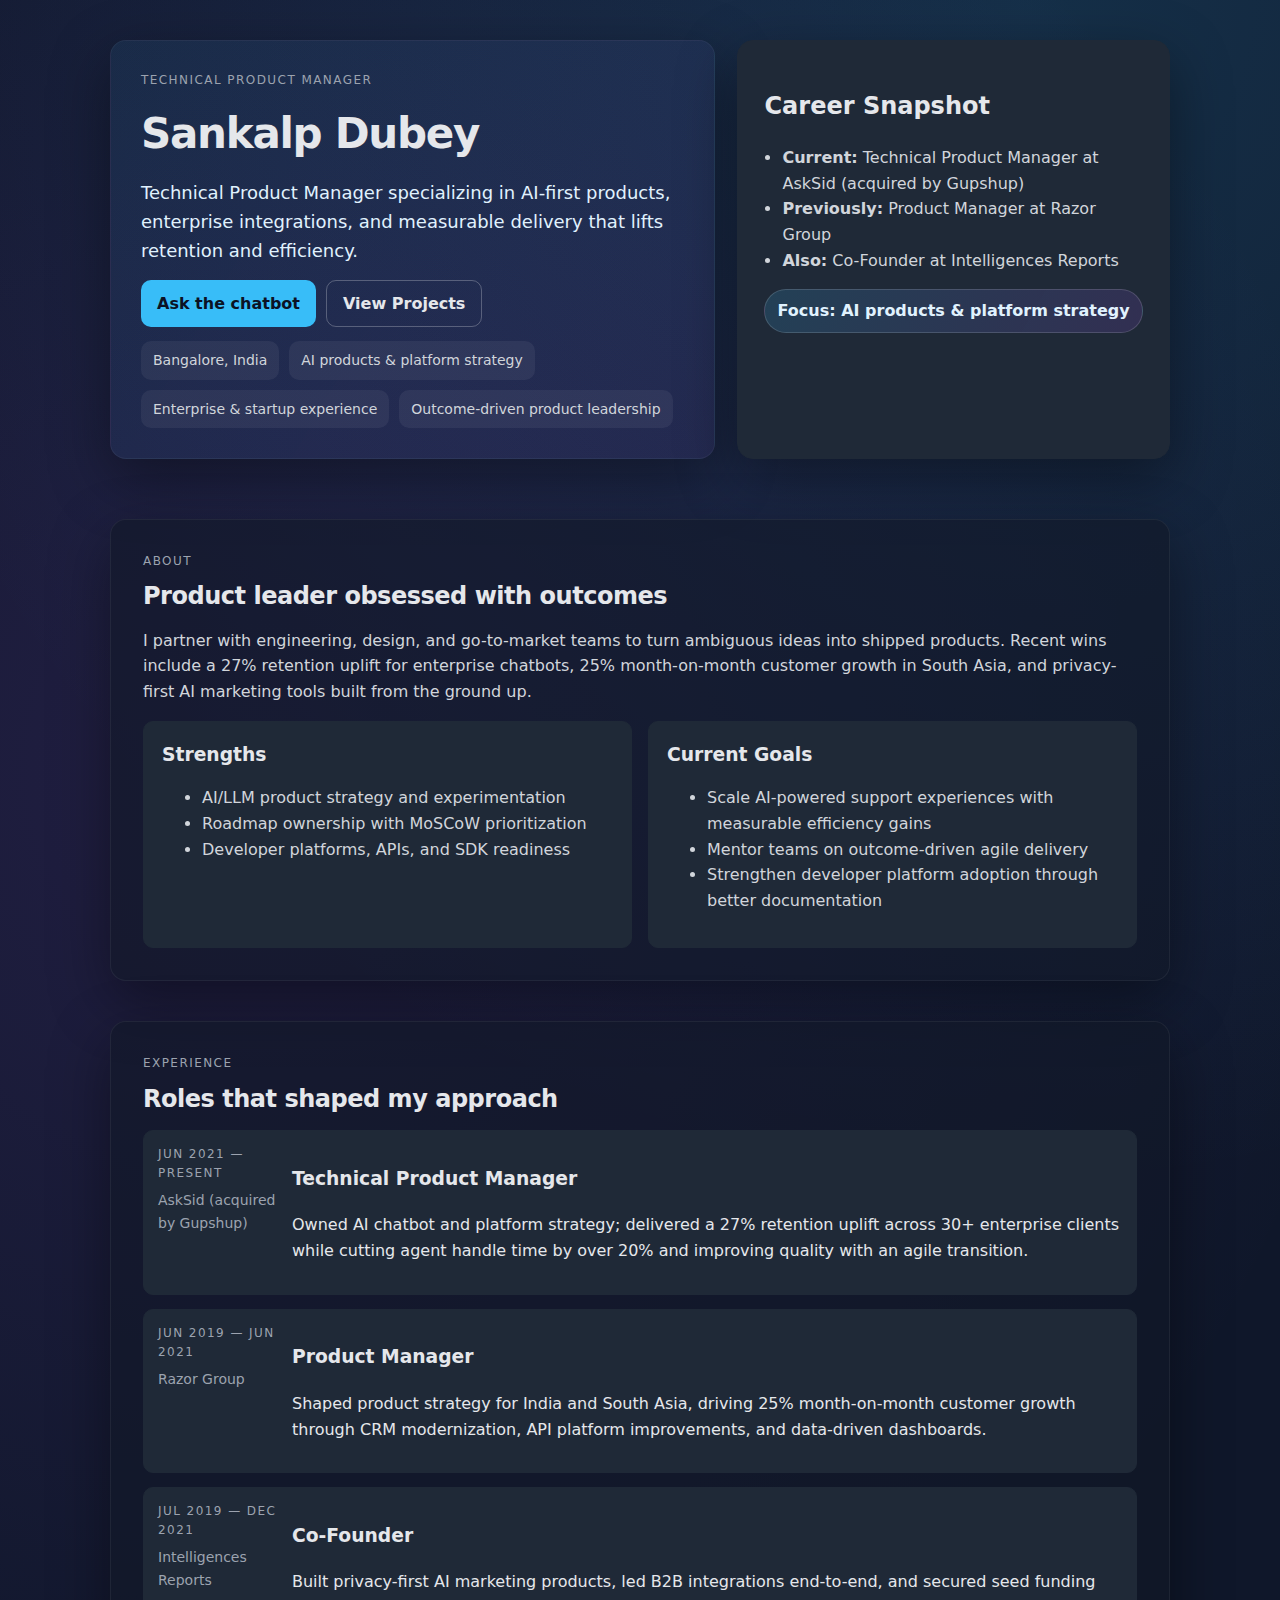
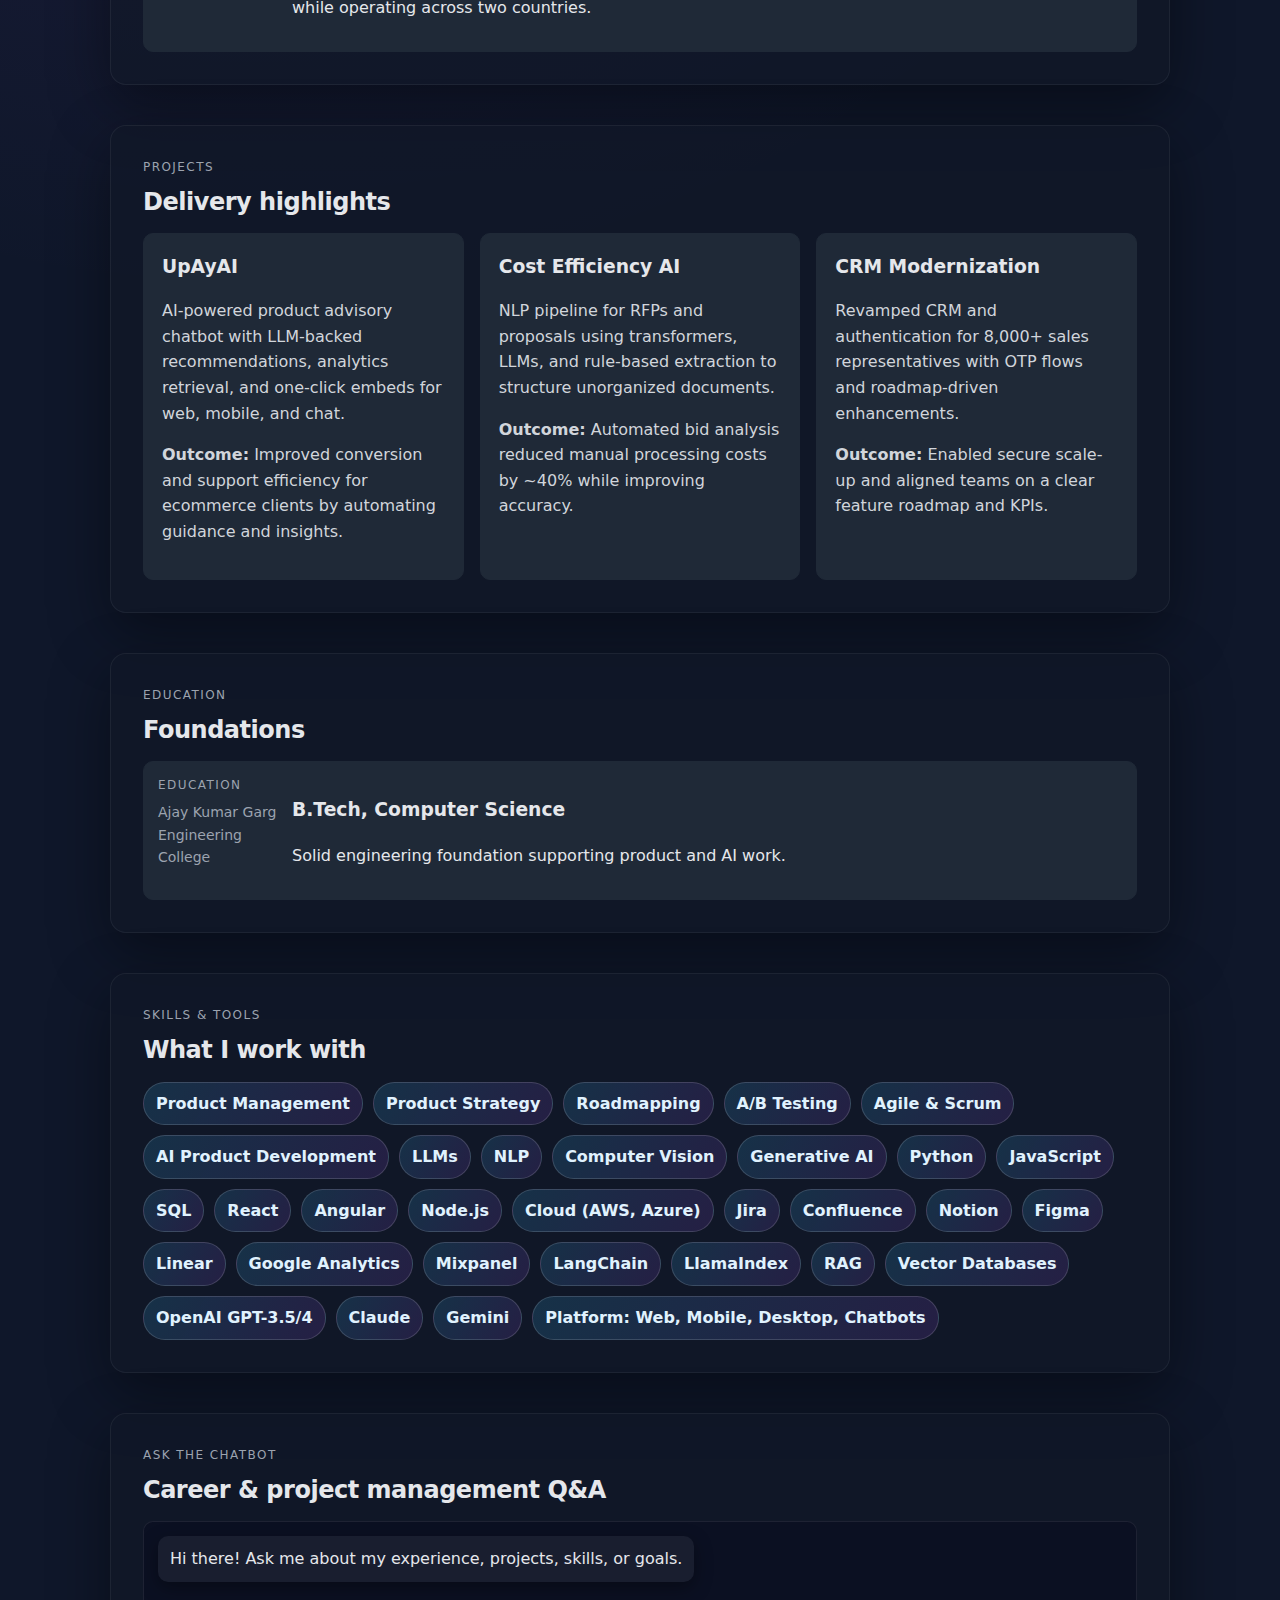
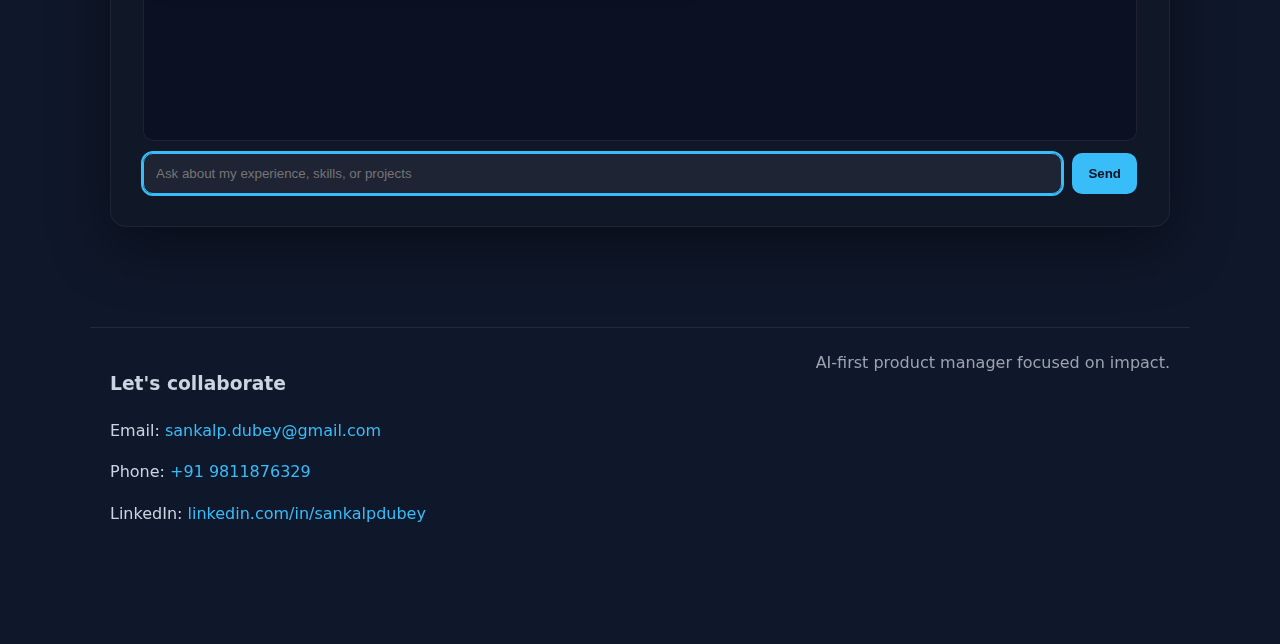
<file: index.html>
<!DOCTYPE html>
<html lang="en">
<head>
  <meta charset="UTF-8" />
  <meta name="viewport" content="width=device-width, initial-scale=1.0" />
  <title>Sankalp Dubey | Technical Product Manager</title>
  <link rel="stylesheet" href="style.css" />
</head>
<body>
  <header class="hero">
    <div class="hero__content">
      <p class="eyebrow" id="hero-title">Technical Product Manager</p>
      <h1 id="hero-name">Sankalp Dubey</h1>
      <p class="lede" id="hero-summary">
        Building AI-first products, modernizing platforms, and guiding teams to measurable outcomes across enterprise and startup environments.
      </p>
      <div class="hero__actions">
        <a class="button" href="#chat">Ask the chatbot</a>
        <a class="button button--ghost" href="#projects">View Projects</a>
      </div>
      <div class="hero__meta" id="hero-meta">
        <span>Bangalore, India</span>
        <span>AI products &amp; platform strategy</span>
        <span>Enterprise &amp; startup experience</span>
      </div>
    </div>
    <div class="hero__card">
      <h2>Career Snapshot</h2>
      <ul id="hero-card-list">
        <li><strong>Current:</strong> Technical PM at AskSid (Gupshup)</li>
        <li><strong>Previously:</strong> Product Manager at Razor Group</li>
        <li><strong>Founder:</strong> Intelligences Reports (AI marketing)</li>
      </ul>
      <div class="pill" id="hero-focus-pill">Focus: AI chatbots, CRM, growth &amp; analytics</div>
    </div>
  </header>

  <main>
    <section id="about" class="section">
      <div class="section__header">
        <p class="eyebrow">About</p>
        <h2>Product leader obsessed with outcomes</h2>
      </div>
      <p class="body">
        I partner with engineering, design, and go-to-market teams to turn ambiguous ideas into shipped products. Recent wins include a 27% retention uplift for enterprise chatbots, 25% month-on-month customer growth in South Asia, and privacy-first AI marketing tools built from the ground up.
      </p>
      <div class="grid grid--two">
        <div class="card">
          <h3>Strengths</h3>
          <ul>
            <li>AI/LLM product strategy and experimentation</li>
            <li>Roadmap ownership with MoSCoW prioritization</li>
            <li>Developer platforms, APIs, and SDK readiness</li>
          </ul>
        </div>
        <div class="card">
          <h3>Current Goals</h3>
          <ul>
            <li>Scale AI-powered support experiences with measurable efficiency gains</li>
            <li>Mentor teams on outcome-driven agile delivery</li>
            <li>Strengthen developer platform adoption through better documentation</li>
          </ul>
        </div>
      </div>
    </section>

    <section id="experience" class="section">
      <div class="section__header">
        <p class="eyebrow">Experience</p>
        <h2>Roles that shaped my approach</h2>
      </div>
      <div class="timeline" id="experience-timeline"></div>
    </section>

    <section id="projects" class="section">
      <div class="section__header">
        <p class="eyebrow">Projects</p>
        <h2>Delivery highlights</h2>
      </div>
      <div class="grid grid--three" id="project-grid"></div>
    </section>

    <section id="education" class="section">
      <div class="section__header">
        <p class="eyebrow">Education</p>
        <h2>Foundations</h2>
      </div>
      <div class="timeline" id="education-list"></div>
    </section>

    <section id="skills" class="section">
      <div class="section__header">
        <p class="eyebrow">Skills &amp; Tools</p>
        <h2>What I work with</h2>
      </div>
      <div class="pill-group" id="skills-list"></div>
    </section>

    <section id="chat" class="section">
      <div class="section__header">
        <p class="eyebrow">Ask the chatbot</p>
        <h2>Career &amp; project management Q&amp;A</h2>
      </div>
      <div class="chat">
        <div id="chat-log" class="chat__log" aria-live="polite"></div>
        <form id="chat-form" class="chat__form">
          <label class="sr-only" for="chat-input">Ask a question</label>
          <input
            id="chat-input"
            name="chat-input"
            type="text"
            autocomplete="off"
            placeholder="Ask about my experience, skills, or projects"
            required
            autofocus
          />
          <button type="submit" class="button">Send</button>
        </form>
      </div>
    </section>
  </main>

  <footer id="contact" class="footer">
    <div>
      <h3>Let's collaborate</h3>
      <p>Email: <a href="mailto:sankalp.dubey@gmail.com">sankalp.dubey@gmail.com</a></p>
      <p>Phone: <a href="tel:+919811876329">+91 9811876329</a></p>
      <p>LinkedIn: <a href="https://www.linkedin.com/in/sankalpdubey" target="_blank" rel="noreferrer">linkedin.com/in/sankalpdubey</a></p>
    </div>
    <div class="footer__note">AI-first product manager focused on impact.</div>
  </footer>

  <script src="data/resume-data.js"></script>
  <script src="script.js"></script>
</body>
</html>
</file>
<file: style.css>
:root {
  --bg: #0f172a;
  --panel: #111827;
  --card: #1f2937;
  --text: #e5e7eb;
  --muted: #9ca3af;
  --accent: #38bdf8;
  --accent-2: #a855f7;
  --border: #1f2937;
  --shadow: 0 20px 60px rgba(0, 0, 0, 0.4);
  --radius: 16px;
  --radius-sm: 10px;
  --max-width: 1100px;
}

* {
  box-sizing: border-box;
}

body {
  margin: 0;
  font-family: "Inter", system-ui, -apple-system, sans-serif;
  background: radial-gradient(circle at 20% 20%, rgba(168, 85, 247, 0.12), transparent 35%),
    radial-gradient(circle at 80% 0%, rgba(56, 189, 248, 0.15), transparent 30%),
    var(--bg);
  color: var(--text);
  line-height: 1.6;
  min-height: 100vh;
}

img {
  max-width: 100%;
}

a {
  color: var(--accent);
  text-decoration: none;
}

a:hover {
  color: #67e8f9;
}

main {
  display: flex;
  flex-direction: column;
  gap: 40px;
  margin: 0 auto;
  max-width: var(--max-width);
  padding: 0 20px 80px;
}

.hero {
  max-width: var(--max-width);
  margin: 0 auto 60px;
  display: grid;
  grid-template-columns: 1.4fr 1fr;
  gap: 22px;
  padding: 40px 20px 0;
}

.hero__content {
  background: linear-gradient(120deg, rgba(56, 189, 248, 0.08), rgba(168, 85, 247, 0.06));
  border: 1px solid rgba(255, 255, 255, 0.05);
  padding: 30px;
  border-radius: var(--radius);
  box-shadow: var(--shadow);
}

.hero__card {
  background: var(--card);
  border: 1px solid var(--border);
  border-radius: var(--radius);
  padding: 26px;
  box-shadow: var(--shadow);
}

.hero h1 {
  margin: 10px 0 12px;
  font-size: 42px;
  letter-spacing: -0.03em;
}

.lede {
  font-size: 18px;
  color: #e0f2fe;
  margin: 0 0 12px;
}

.hero__actions {
  display: flex;
  gap: 10px;
  margin: 14px 0;
}

.hero__meta {
  display: flex;
  flex-wrap: wrap;
  gap: 10px;
  margin-top: 10px;
}

.hero__meta span {
  background: rgba(255, 255, 255, 0.06);
  padding: 8px 12px;
  border-radius: var(--radius-sm);
  color: #d1d5db;
  font-size: 14px;
}

.hero__card ul {
  padding-left: 18px;
  color: #d1d5db;
}

.eyebrow {
  text-transform: uppercase;
  letter-spacing: 0.12em;
  font-size: 12px;
  color: var(--muted);
  margin: 0 0 6px;
}

.section {
  background: rgba(17, 24, 39, 0.6);
  border: 1px solid rgba(255, 255, 255, 0.06);
  border-radius: var(--radius);
  padding: 32px;
  box-shadow: var(--shadow);
}

.section__header h2 {
  margin: 0 0 12px;
  letter-spacing: -0.02em;
}

.section__header {
  margin-bottom: 10px;
}

.body {
  color: #d1d5db;
  margin-top: 0;
}

.grid {
  display: grid;
  gap: 16px;
}

.grid--two {
  grid-template-columns: repeat(auto-fit, minmax(260px, 1fr));
}

.grid--three {
  grid-template-columns: repeat(auto-fit, minmax(220px, 1fr));
}

.card {
  background: var(--card);
  border-radius: var(--radius-sm);
  padding: 18px;
  border: 1px solid var(--border);
}

.card h3 {
  margin: 0 0 8px;
}

.card p,
.card li {
  color: #d1d5db;
}

.timeline {
  display: flex;
  flex-direction: column;
  gap: 14px;
}

.timeline__item {
  display: grid;
  grid-template-columns: 120px 1fr;
  gap: 14px;
  background: var(--card);
  border-radius: var(--radius-sm);
  padding: 14px;
  border: 1px solid var(--border);
}

.timeline__meta {
  color: var(--muted);
  font-size: 14px;
}

.pill-group {
  display: flex;
  flex-wrap: wrap;
  gap: 10px;
}

.pill {
  background: linear-gradient(120deg, rgba(56, 189, 248, 0.16), rgba(168, 85, 247, 0.14));
  color: #e0f2fe;
  padding: 8px 12px;
  border-radius: 999px;
  font-weight: 600;
  border: 1px solid rgba(255, 255, 255, 0.15);
}

.button {
  display: inline-flex;
  align-items: center;
  justify-content: center;
  padding: 10px 16px;
  background: var(--accent);
  color: #0b1224;
  font-weight: 700;
  border: none;
  border-radius: var(--radius-sm);
  cursor: pointer;
  transition: transform 150ms ease, box-shadow 150ms ease;
  text-decoration: none;
}

.button:hover {
  transform: translateY(-1px);
  box-shadow: 0 10px 24px rgba(56, 189, 248, 0.35);
}

.button--ghost {
  background: transparent;
  border: 1px solid rgba(255, 255, 255, 0.25);
  color: #e5e7eb;
}

.chat {
  display: grid;
  grid-template-columns: 1fr;
  gap: 12px;
}

.chat__log {
  background: #0b1022;
  border: 1px solid rgba(255, 255, 255, 0.08);
  border-radius: var(--radius-sm);
  padding: 14px;
  min-height: 220px;
  max-height: 400px;
  overflow-y: auto;
  display: flex;
  flex-direction: column;
  gap: 10px;
}

.chat__bubble {
  padding: 10px 12px;
  border-radius: var(--radius-sm);
  width: fit-content;
  max-width: 80%;
  box-shadow: 0 6px 18px rgba(0, 0, 0, 0.35);
}

.chat__bubble--user {
  align-self: flex-end;
  background: var(--accent);
  color: #0b1224;
}

.chat__bubble--bot {
  align-self: flex-start;
  background: rgba(255, 255, 255, 0.06);
}

.chat__form {
  display: grid;
  grid-template-columns: 1fr auto;
  gap: 10px;
}

.chat__form input {
  padding: 12px;
  border-radius: var(--radius-sm);
  border: 1px solid rgba(255, 255, 255, 0.1);
  background: rgba(255, 255, 255, 0.06);
  color: #e5e7eb;
}

.chat__form input:focus {
  outline: 2px solid var(--accent);
  border-color: var(--accent);
}

.footer {
  max-width: var(--max-width);
  margin: 20px auto 80px;
  padding: 22px 20px;
  border-top: 1px solid rgba(255, 255, 255, 0.08);
  display: flex;
  justify-content: space-between;
  color: #cbd5e1;
}

.footer__note {
  color: var(--muted);
}

.sr-only {
  position: absolute;
  width: 1px;
  height: 1px;
  padding: 0;
  margin: -1px;
  overflow: hidden;
  clip: rect(0, 0, 0, 0);
  border: 0;
}

@media (max-width: 900px) {
  .hero {
    grid-template-columns: 1fr;
  }

  .timeline__item {
    grid-template-columns: 1fr;
  }

  .chat__bubble {
    max-width: 100%;
  }
}
</file>
